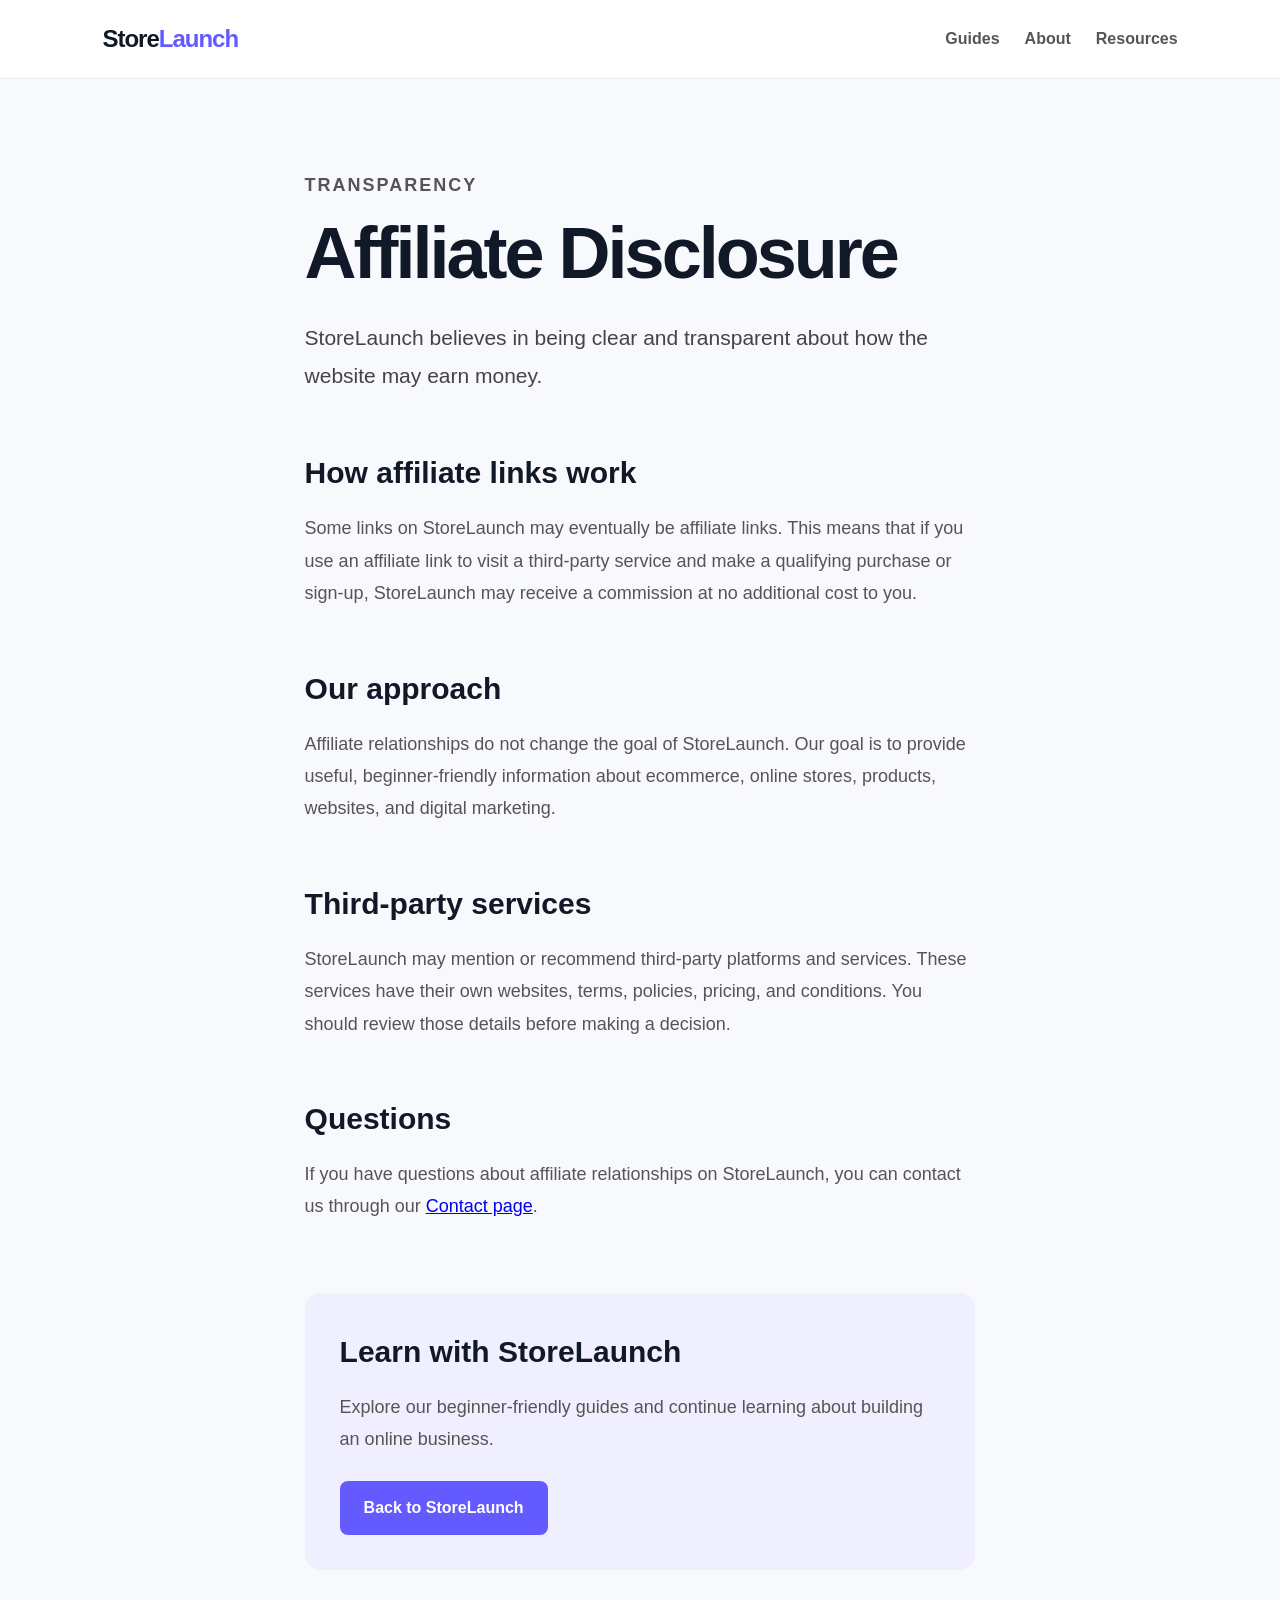
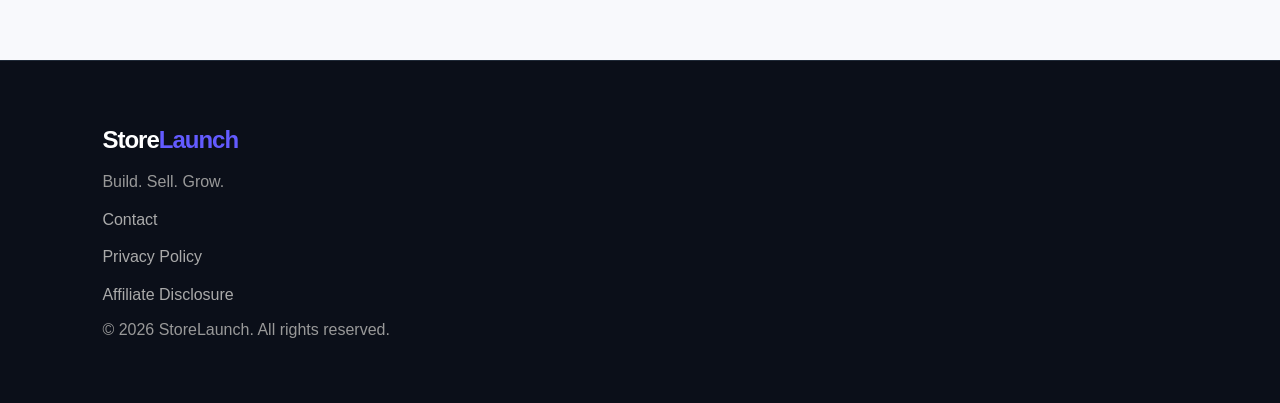
<file: affiliate-disclosure.html>
<!DOCTYPE html>
<html lang="en">
<head>
    <meta charset="UTF-8">
    <meta name="viewport" content="width=device-width, initial-scale=1.0">

    <title>Affiliate Disclosure | StoreLaunch</title>
  <link rel="icon" type="image/svg+xml" href="favicon.svg">

    <meta name="description"
        content="Learn how StoreLaunch may use affiliate links and how affiliate partnerships work.">

    <link rel="stylesheet" href="style.css">
</head>

<body>

    <header class="navbar">
        <div class="logo">
            Store<span>Launch</span>
        </div>

        <nav>
            <a href="index.html#guides">Guides</a>
            <a href="index.html#about">About</a>
            <a href="index.html#resources">Resources</a>
        </nav>
    </header>


    <main class="article">

        <p class="section-label">TRANSPARENCY</p>

        <h1>Affiliate Disclosure</h1>

        <p class="article-intro">
            StoreLaunch believes in being clear and transparent about how
            the website may earn money.
        </p>


        <h2>How affiliate links work</h2>

        <p>
            Some links on StoreLaunch may eventually be affiliate links.
            This means that if you use an affiliate link to visit a
            third-party service and make a qualifying purchase or sign-up,
            StoreLaunch may receive a commission at no additional cost to you.
        </p>


        <h2>Our approach</h2>

        <p>
            Affiliate relationships do not change the goal of StoreLaunch.
            Our goal is to provide useful, beginner-friendly information
            about ecommerce, online stores, products, websites, and digital
            marketing.
        </p>


        <h2>Third-party services</h2>

        <p>
            StoreLaunch may mention or recommend third-party platforms and
            services. These services have their own websites, terms,
            policies, pricing, and conditions. You should review those
            details before making a decision.
        </p>


        <h2>Questions</h2>

        <p>
            If you have questions about affiliate relationships on
            StoreLaunch, you can contact us through our
            <a href="contact.html">Contact page</a>.
        </p>


        <div class="article-cta">

            <h2>Learn with StoreLaunch</h2>

            <p>
                Explore our beginner-friendly guides and continue learning
                about building an online business.
            </p>

            <br>

            <a href="index.html" class="btn primary">
                Back to StoreLaunch
            </a>

        </div>

    </main>


    <footer>

        <div class="logo">
            Store<span>Launch</span>
        </div>

        <p>Build. Sell. Grow.</p>

        <a href="contact.html">Contact</a>
        <a href="privacy.html">Privacy Policy</a>
        <a href="affiliate-disclosure.html">Affiliate Disclosure</a>

        <p>© 2026 StoreLaunch. All rights reserved.</p>

    </footer>

</body>
</html>
</file>
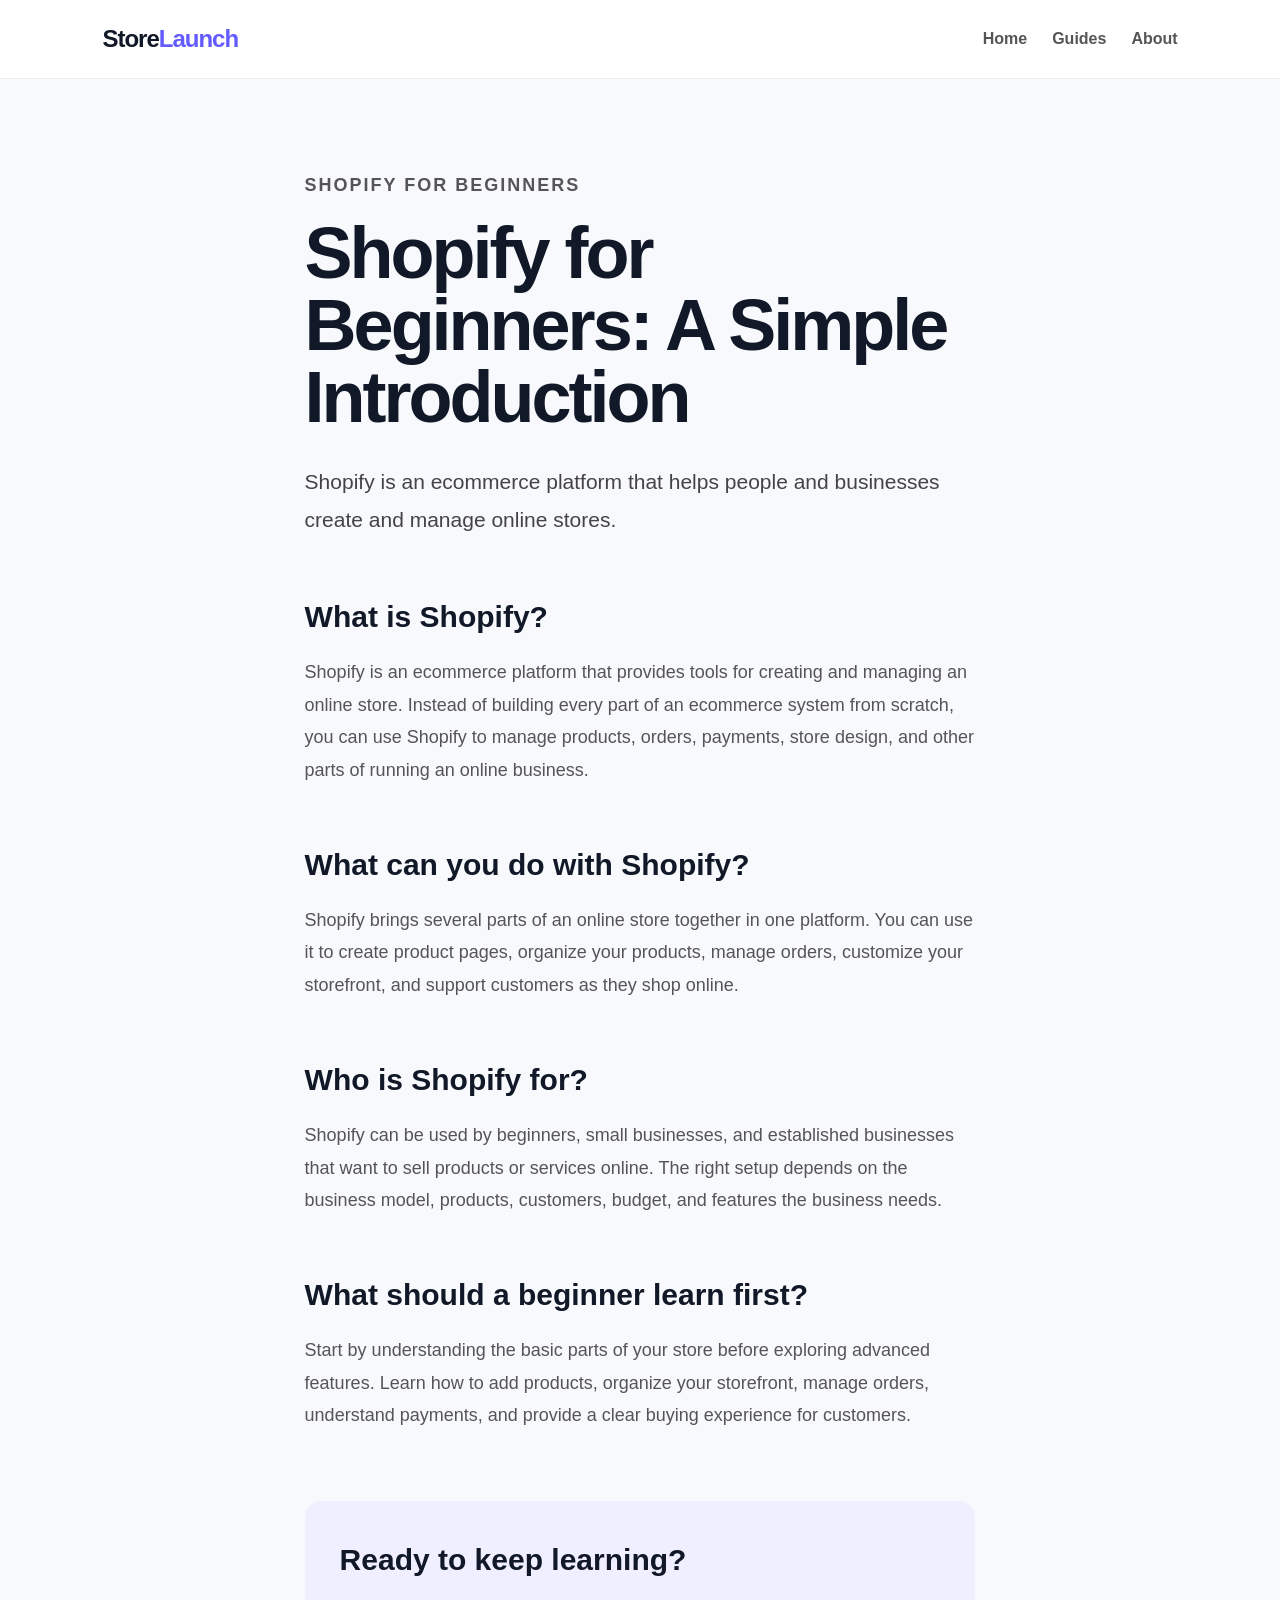
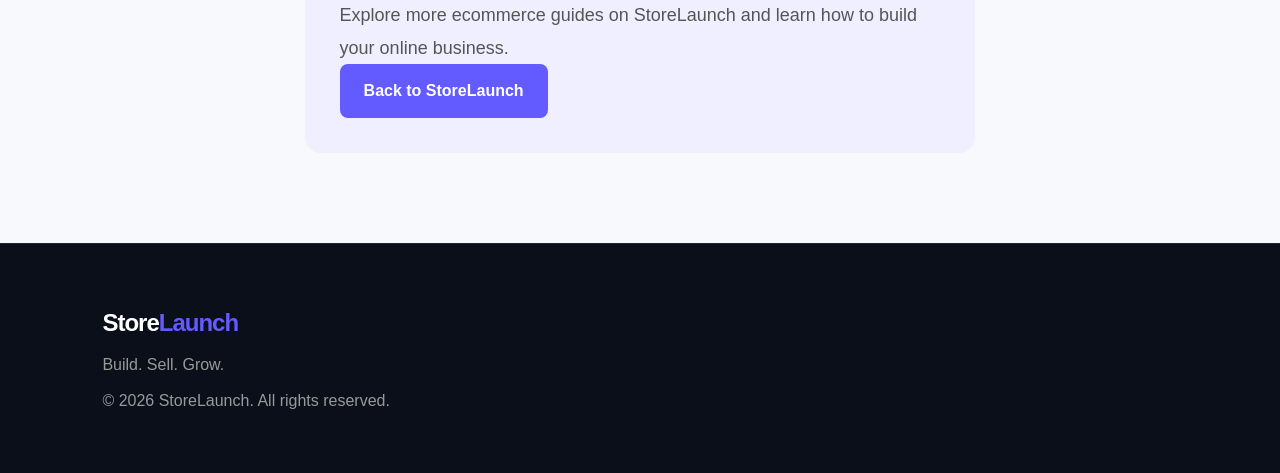
<file: shopify-beginners.html>
<!DOCTYPE html>
<html lang="en">

<head>
    <meta charset="UTF-8">
    <meta name="viewport" content="width=device-width, initial-scale=1.0">

    <title>Shopify for Beginners | StoreLaunch</title>
  <link rel="icon" type="image/svg+xml" href="favicon.svg">

    <link rel="stylesheet" href="style.css">
</head>

<body>

    <header class="navbar">

        <div class="logo">
            Store<span>Launch</span>
        </div>

        <nav>
            <a href="index.html">Home</a>
            <a href="index.html#guides">Guides</a>
            <a href="index.html#about">About</a>
        </nav>

    </header>


    <main>

        <article class="article">

            <p class="section-label">
                SHOPIFY FOR BEGINNERS
            </p>

            <h1>
                Shopify for Beginners:
                A Simple Introduction
            </h1>

            <p class="article-intro">
                Shopify is an ecommerce platform that helps
                people and businesses create and manage
                online stores.
            </p>


            <h2>What is Shopify?</h2>

            <p>
    Shopify is an ecommerce platform that provides tools for creating
    and managing an online store. Instead of building every part of
    an ecommerce system from scratch, you can use Shopify to manage
    products, orders, payments, store design, and other parts of
    running an online business.
            </p>


            <h2>What can you do with Shopify?</h2>

            <p>
    Shopify brings several parts of an online store together in one
    platform. You can use it to create product pages, organize your
    products, manage orders, customize your storefront, and support
    customers as they shop online.
            </p>


            <h2>Who is Shopify for?</h2>

            <p>
    Shopify can be used by beginners, small businesses, and established
    businesses that want to sell products or services online. The right
    setup depends on the business model, products, customers, budget,
    and features the business needs.
            </p>


            <h2>What should a beginner learn first?</h2>

            <p>
    Start by understanding the basic parts of your store before exploring
    advanced features. Learn how to add products, organize your storefront,
    manage orders, understand payments, and provide a clear buying
    experience for customers.
            </p>


            <div class="article-cta">

                <h2>Ready to keep learning?</h2>

                <p>
                    Explore more ecommerce guides on
                    StoreLaunch and learn how to build
                    your online business.
                </p>

                <a href="index.html" class="btn primary">
                    Back to StoreLaunch
                </a>

            </div>

        </article>

    </main>


    <footer>

        <div class="logo">
            Store<span>Launch</span>
        </div>

        <p>Build. Sell. Grow.</p>

        <p>© 2026 StoreLaunch. All rights reserved.</p>

    </footer>

</body>

</html>
</file>
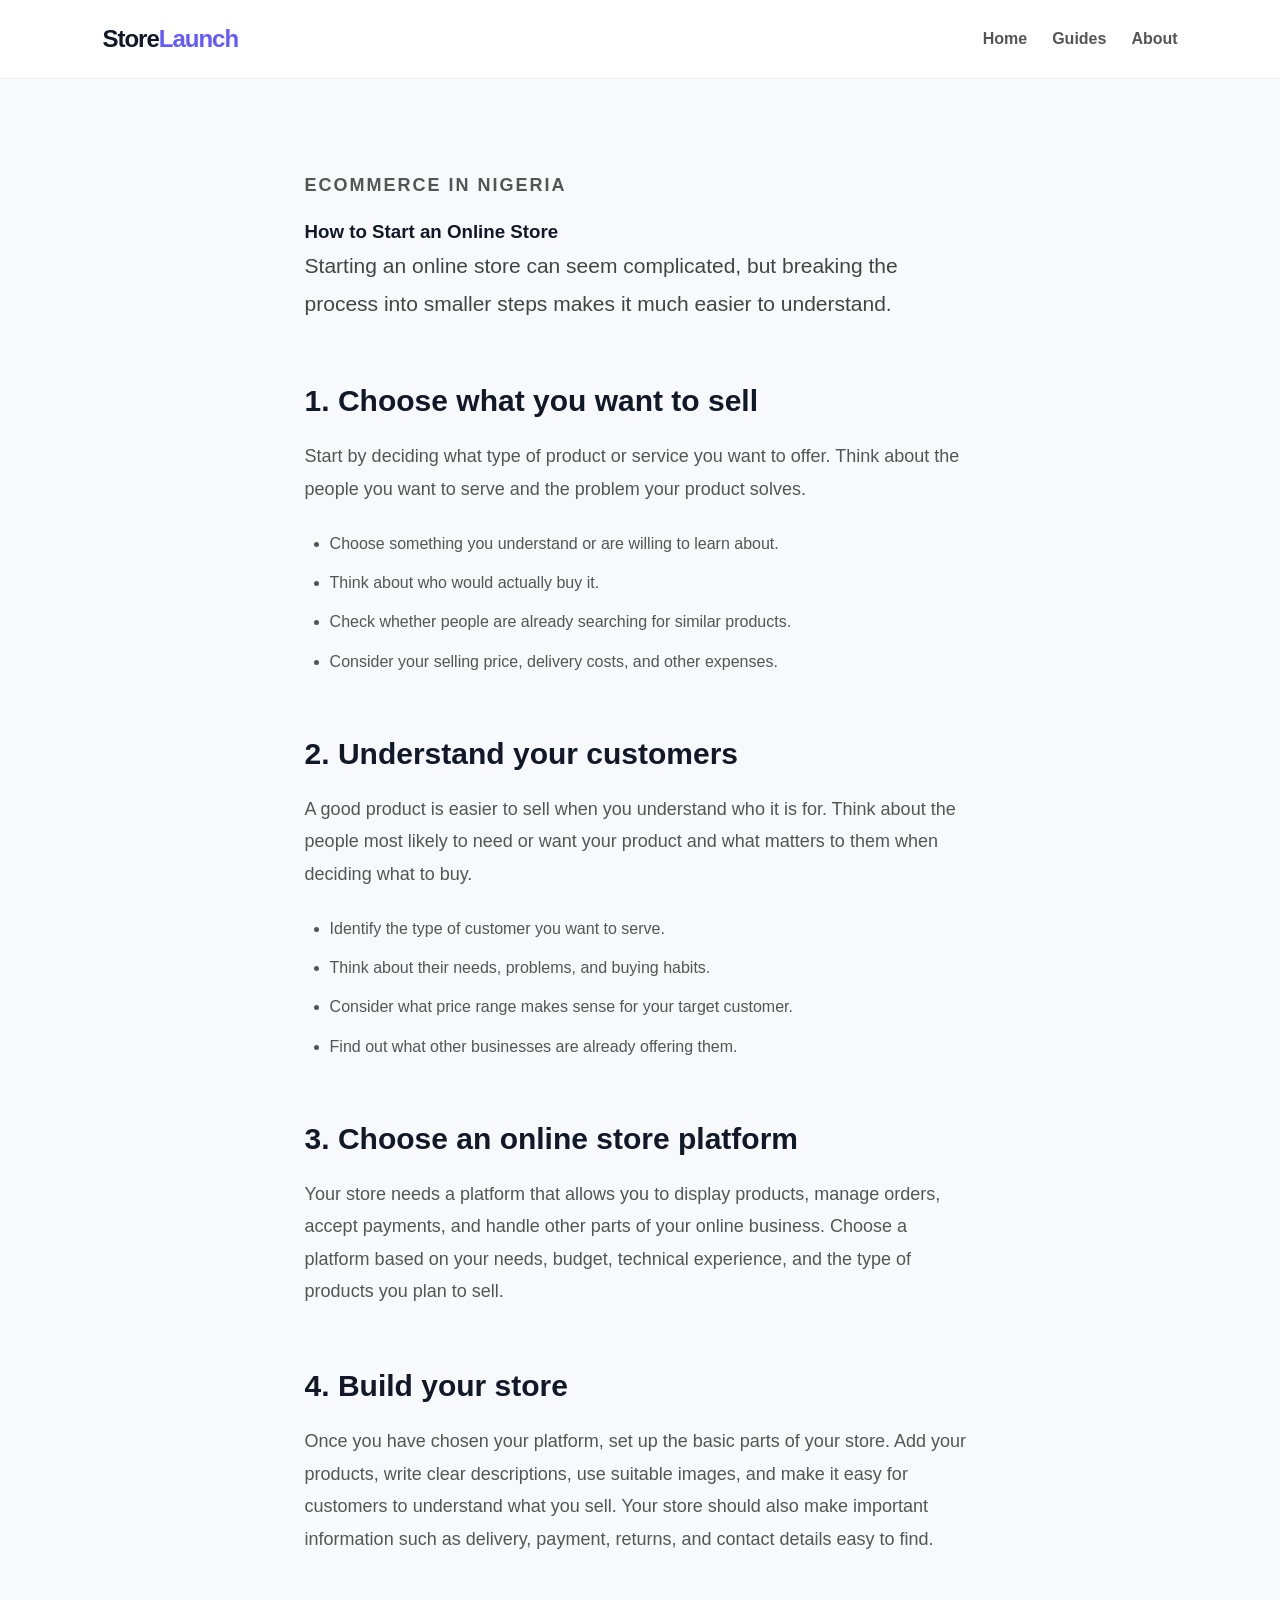
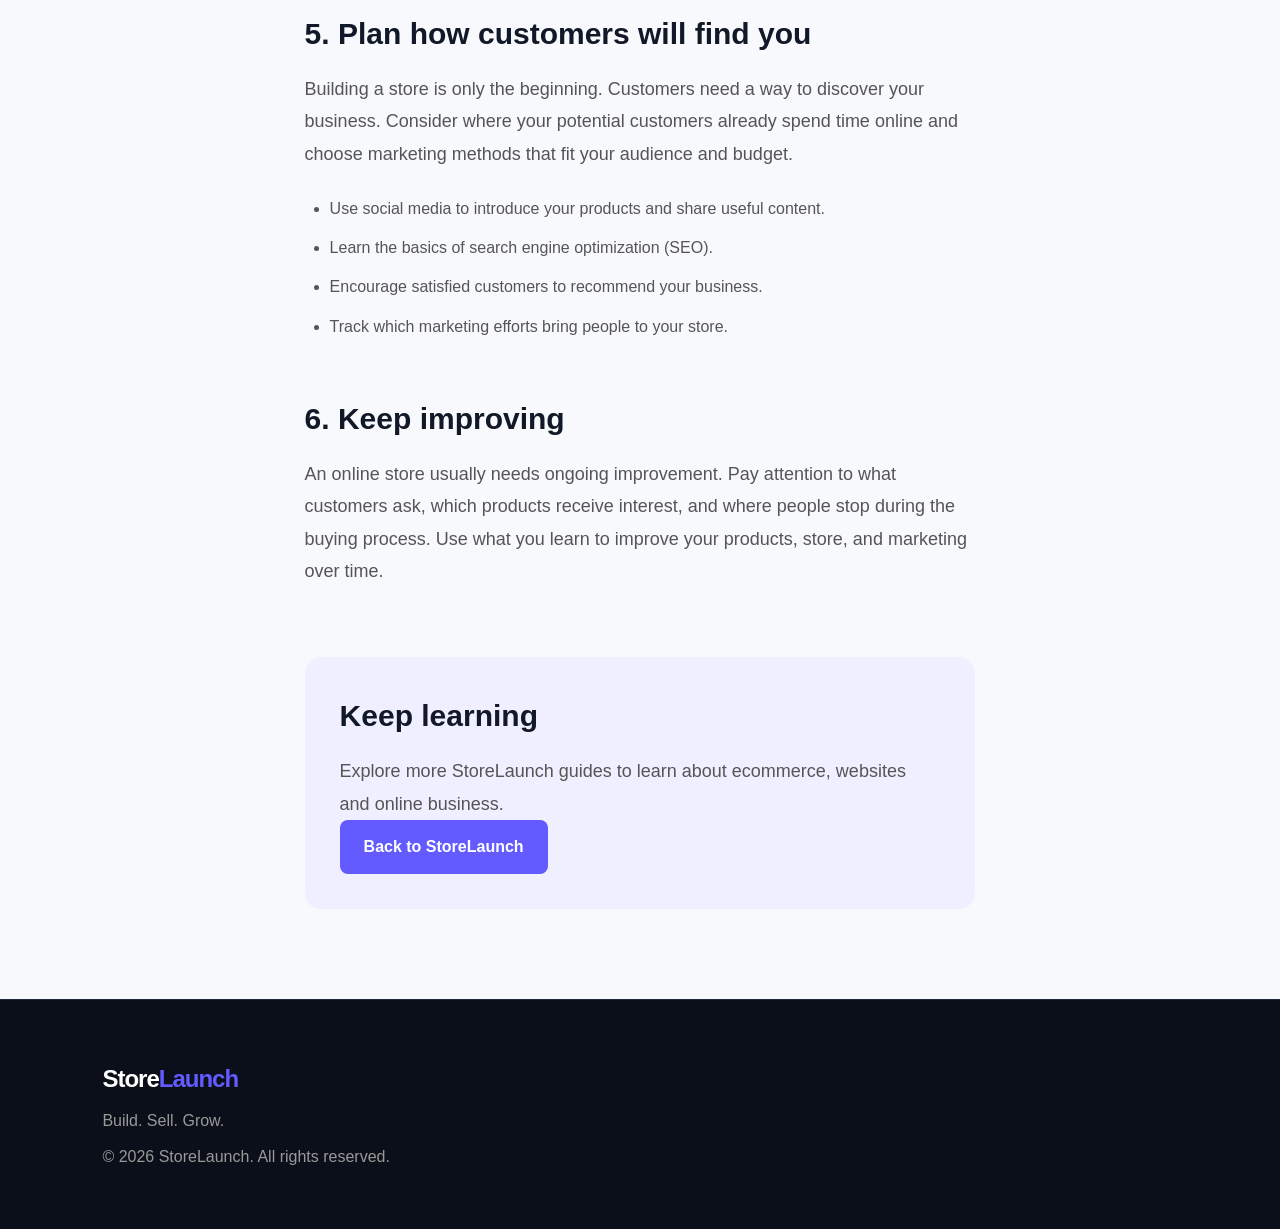
<file: start-online-store-nigeria.html>
<!DOCTYPE html>
<html lang="en">

<head>
    <meta charset="UTF-8">
    <meta name="viewport" content="width=device-width, initial-scale=1.0">

    <title>How to Start an Online Store in Nigeria | StoreLaunch</title>
  <link rel="icon" type="image/svg+xml" href="favicon.svg">

    <meta name="description"
        content="A beginner-friendly guide to starting an online store in Nigeria, from choosing products to building your store and finding customers.">

    <link rel="stylesheet" href="style.css">
</head>

<body>

    <header class="navbar">

        <div class="logo">
            Store<span>Launch</span>
        </div>

        <nav>
            <a href="index.html">Home</a>
            <a href="index.html#guides">Guides</a>
            <a href="index.html#about">About</a>
        </nav>

    </header>


    <main>

        <article class="article">

            <p class="section-label">
                ECOMMERCE IN NIGERIA
            </p>

        <h3>How to Start an Online Store</h3>

            <p class="article-intro">
                Starting an online store can seem complicated,
                but breaking the process into smaller steps makes
                it much easier to understand.
            </p>


            <h2>1. Choose what you want to sell</h2>

            <p>
                Start by deciding what type of product or service
                you want to offer. Think about the people you want
                to serve and the problem your product solves.
            </p>
          <ul class="article-list">
    <li>Choose something you understand or are willing to learn about.</li>
    <li>Think about who would actually buy it.</li>
    <li>Check whether people are already searching for similar products.</li>
    <li>Consider your selling price, delivery costs, and other expenses.</li>
          </ul>


            <h2>2. Understand your customers</h2>

          <p>
    A good product is easier to sell when you understand who it is for.
    Think about the people most likely to need or want your product and
    what matters to them when deciding what to buy.
</p>

<ul class="article-list">
    <li>Identify the type of customer you want to serve.</li>
    <li>Think about their needs, problems, and buying habits.</li>
    <li>Consider what price range makes sense for your target customer.</li>
    <li>Find out what other businesses are already offering them.</li>
</ul>


            <h2>3. Choose an online store platform</h2>

            <p>
    Your store needs a platform that allows you to display products,
    manage orders, accept payments, and handle other parts of your
    online business. Choose a platform based on your needs, budget,
    technical experience, and the type of products you plan to sell.
            </p>


            <h2>4. Build your store</h2>

            <p>
    Once you have chosen your platform, set up the basic parts of your
    store. Add your products, write clear descriptions, use suitable
    images, and make it easy for customers to understand what you sell.
    Your store should also make important information such as delivery,
    payment, returns, and contact details easy to find.
            </p>


            <h2>5. Plan how customers will find you</h2>

            <p>
    Building a store is only the beginning. Customers need a way to
    discover your business. Consider where your potential customers
    already spend time online and choose marketing methods that fit
    your audience and budget.
</p>

<ul class="article-list">
    <li>Use social media to introduce your products and share useful content.</li>
    <li>Learn the basics of search engine optimization (SEO).</li>
    <li>Encourage satisfied customers to recommend your business.</li>
    <li>Track which marketing efforts bring people to your store.</li>
</ul>


            <h2>6. Keep improving</h2>

            <p>
    An online store usually needs ongoing improvement. Pay attention to
    what customers ask, which products receive interest, and where
    people stop during the buying process. Use what you learn to improve
    your products, store, and marketing over time.
            </p>


            <div class="article-cta">

                <h2>Keep learning</h2>

                <p>
                    Explore more StoreLaunch guides to learn
                    about ecommerce, websites and online business.
                </p>

                <a href="index.html" class="btn primary">
                    Back to StoreLaunch
                </a>

            </div>

        </article>

    </main>


    <footer>

        <div class="logo">
            Store<span>Launch</span>
        </div>

        <p>Build. Sell. Grow.</p>

        <p>© 2026 StoreLaunch. All rights reserved.</p>

    </footer>

</body>

</html>
</file>
<file: style.css>
* {
    margin: 0;
    padding: 0;
    box-sizing: border-box;
}

html {
    scroll-behavior: smooth;
}

body {
    font-family: Arial, sans-serif;
    background: #f8f9fc;
    color: #111827;
    line-height: 1.6;
}

/* NAVBAR */

.navbar {
    width: 100%;
    padding: 20px 8%;
    display: flex;
    justify-content: space-between;
    align-items: center;
    background: white;
    border-bottom: 1px solid #eee;
}

.logo {
    font-size: 24px;
    font-weight: 800;
    letter-spacing: -1px;
    transition: 0.2s ease;
}

.logo:hover {
    transform: translateY(-1px);
}

.logo span {
    color: #635bff;
}

nav {
    display: flex;
    gap: 25px;
}

nav a {
    text-decoration: none;
    color: #555;
    font-weight: 600;
    transition: 0.2s ease;
}

nav a:hover {
    color: #635bff;
}


/* HERO */

.hero {
    min-height: auto;
    padding: 80px 8% 100px;
    background:
        radial-gradient(circle at 85% 20%, #eeecff 0, transparent 28%),
        white;
}

.hero-content {
    max-width: 700px;
}

.eyebrow,
.section-label {
    color: #635bff;
    font-size: 13px;
    font-weight: 800;
    letter-spacing: 2px;
    margin-bottom: 15px;
}

h1 {
    font-size: clamp(50px, 8vw, 90px);
    line-height: 0.95;
    letter-spacing: -4px;
    margin-bottom: 30px;
}

h1 span {
    color: #635bff;
}

.hero-text {
    max-width: 550px;
    font-size: 19px;
    color: #666;
    margin-bottom: 35px;
}

.hero-buttons {
    display: flex;
    gap: 15px;
    flex-wrap: wrap;
}

.btn {
    display: inline-block;
    padding: 14px 24px;
    border-radius: 8px;
    text-decoration: none;
    font-weight: 700;
}

.primary {
    background: #635bff;
    color: white;
}

.secondary {
    border: 1px solid #ddd;
    color: #111;
}


/* LEARNING SECTION */

.learn,
.guides,
.about {
    padding: 100px 8%;
}

.learn h2,
.guides h2,
.about h2 {
    font-size: 42px;
    letter-spacing: -2px;
    max-width: 650px;
    margin-bottom: 50px;
}

.cards {
    display: grid;
    grid-template-columns: repeat(3, 1fr);
    gap: 25px;
}

.card {
    background: white;
    padding: 35px;
    border-radius: 18px;
    border: 1px solid #eee;
    transition: 0.25s ease;
}

.card:hover {
    transform: translateY(-5px);
    border-color: #d9d6ff;
    box-shadow: 0 15px 35px rgba(17, 24, 39, 0.08);
}

.icon {
    font-size: 35px;
    margin-bottom: 20px;
}

.card h3 {
    margin-bottom: 10px;
    font-size: 22px;
}
.card h3 a {
    color: inherit;
    text-decoration: none;
}

.card h3 a:hover {
    color: #635bff;
}

.card p {
    color: #666;
}


/* GUIDES */

.guides {
    background: #111827;
    color: white;
}

.guide-list {
    max-width: 900px;
}

.guide {
    display: flex;
    gap: 30px;
    padding: 30px 20px;
    border-bottom: 1px solid #374151;
    border-radius: 12px;
    transition: 0.25s ease;
}

.guide:hover {
    background: #171f30;
    transform: translateX(5px);
}

.guide > span {
    color: #8b83ff;
    font-weight: 800;
}

.guide h3 {
    font-size: 24px;
    margin-bottom: 8px;
}

.guide p {
    color: #aaa;
}


/* ABOUT */

.about {
    background: white;
}

.about > p:last-child {
    max-width: 700px;
    color: #666;
    font-size: 18px;
}


/* FOOTER */

footer {
    padding: 60px 8%;
    background: #0b0f19;
    color: white;
    border-top: 1px solid #1f2937;
}

footer p {
    color: #999;
    margin-top: 10px;
}


/* MOBILE */

@media (max-width: 700px) {.hero-buttons {
    flex-direction: column;
    align-items: stretch;
}

.hero-buttons .btn {
    text-align: center;
}

    nav {
    gap: 10px;
    flex-wrap: wrap;
    justify-content: flex-end;
}

nav a {
    font-size: 13px;
    white-space: nowrap;
}

    .hero {
    min-height: auto;
    padding: 55px 7% 70px;
    }

    h1 {
        font-size: 55px;
        letter-spacing: -3px;
    }

    .hero-text {
        font-size: 17px;
    }

    .learn,
    .guides,
    .about {
        padding: 70px 7%;
    }

    .learn h2,
    .guides h2,
    .about h2 {
        font-size: 34px;
    }

    .cards {
        grid-template-columns: 1fr;
    }

    .guide {
        gap: 15px;
    }

    .guide h3 {
        font-size: 20px;
    }
}
/* ARTICLE PAGE */

.article {
    max-width: 850px;
    margin: 0 auto;
    padding: 90px 7%;
}

.article h1 {
    font-size: clamp(42px, 7vw, 72px);
    line-height: 1;
    letter-spacing: -3px;
    margin-bottom: 30px;
}

.article h2 {
    font-size: 30px;
    margin-top: 55px;
    margin-bottom: 15px;
}

.article p {
    font-size: 18px;
    line-height: 1.8;
    color: #555;
}

.article-intro {
    font-size: 21px !important;
    color: #444 !important;
    margin-bottom: 45px;
}

.article-cta {
    margin-top: 70px;
    padding: 35px;
    background: #f0efff;
    border-radius: 16px;
}

.article-cta h2 {
    margin-top: 0;
}
/*  POLISH */
a {
    transition: 0.2s ease;
}

.btn {
    transition: 0.2s ease;
}

.btn:hover {
    transform: translateY(-2px);
}

.primary:hover {
    opacity: 0.9;
}

.secondary:hover {
    background: #f3f4f6;
}

.guide h3 a {
    color: inherit;
    text-decoration: none;
}

.guide h3 a:hover {
    color: #8b83ff;
}

.resources {
    padding: 100px 8%;
    background: #f8f9fc;
}

.resources h2 {
    font-size: 42px;
    letter-spacing: -2px;
    max-width: 650px;
    margin-bottom: 50px;
}

.resources .card a {
    display: inline-block;
    margin-top: 20px;
    color: #635bff;
    text-decoration: none;
    font-weight: 700;
}

.resources .card a:hover {
    text-decoration: underline;
}

footer a {
    display: block;
    margin-top: 12px;
    color: #aaa;
    text-decoration: none;
}

footer a:hover {
    color: white;
}
/* START HERE */

.start-here {
    padding: 100px 8%;
    background: white;
}

.start-here h2 {
    font-size: 42px;
    letter-spacing: -2px;
    max-width: 650px;
    margin-bottom: 50px;
}

.start-here .cards {
    grid-template-columns: repeat(4, 1fr);
}

.start-here .card {
    padding: 30px;
}

.start-here .icon {
    color: #635bff;
    font-size: 20px;
}
@media (max-width: 700px) {

    .start-here {
        padding: 70px 7%;
    }

    .start-here h2 {
        font-size: 34px;
    }

    .start-here .cards {
        grid-template-columns: 1fr;
    }

}
/* ARTICLE LIST */

.article-list {
    margin: 25px 0 35px;
    padding-left: 25px;
}

.article-list li {
    margin-bottom: 12px;
    color: #555;
    line-height: 1.7;
}
</file>
